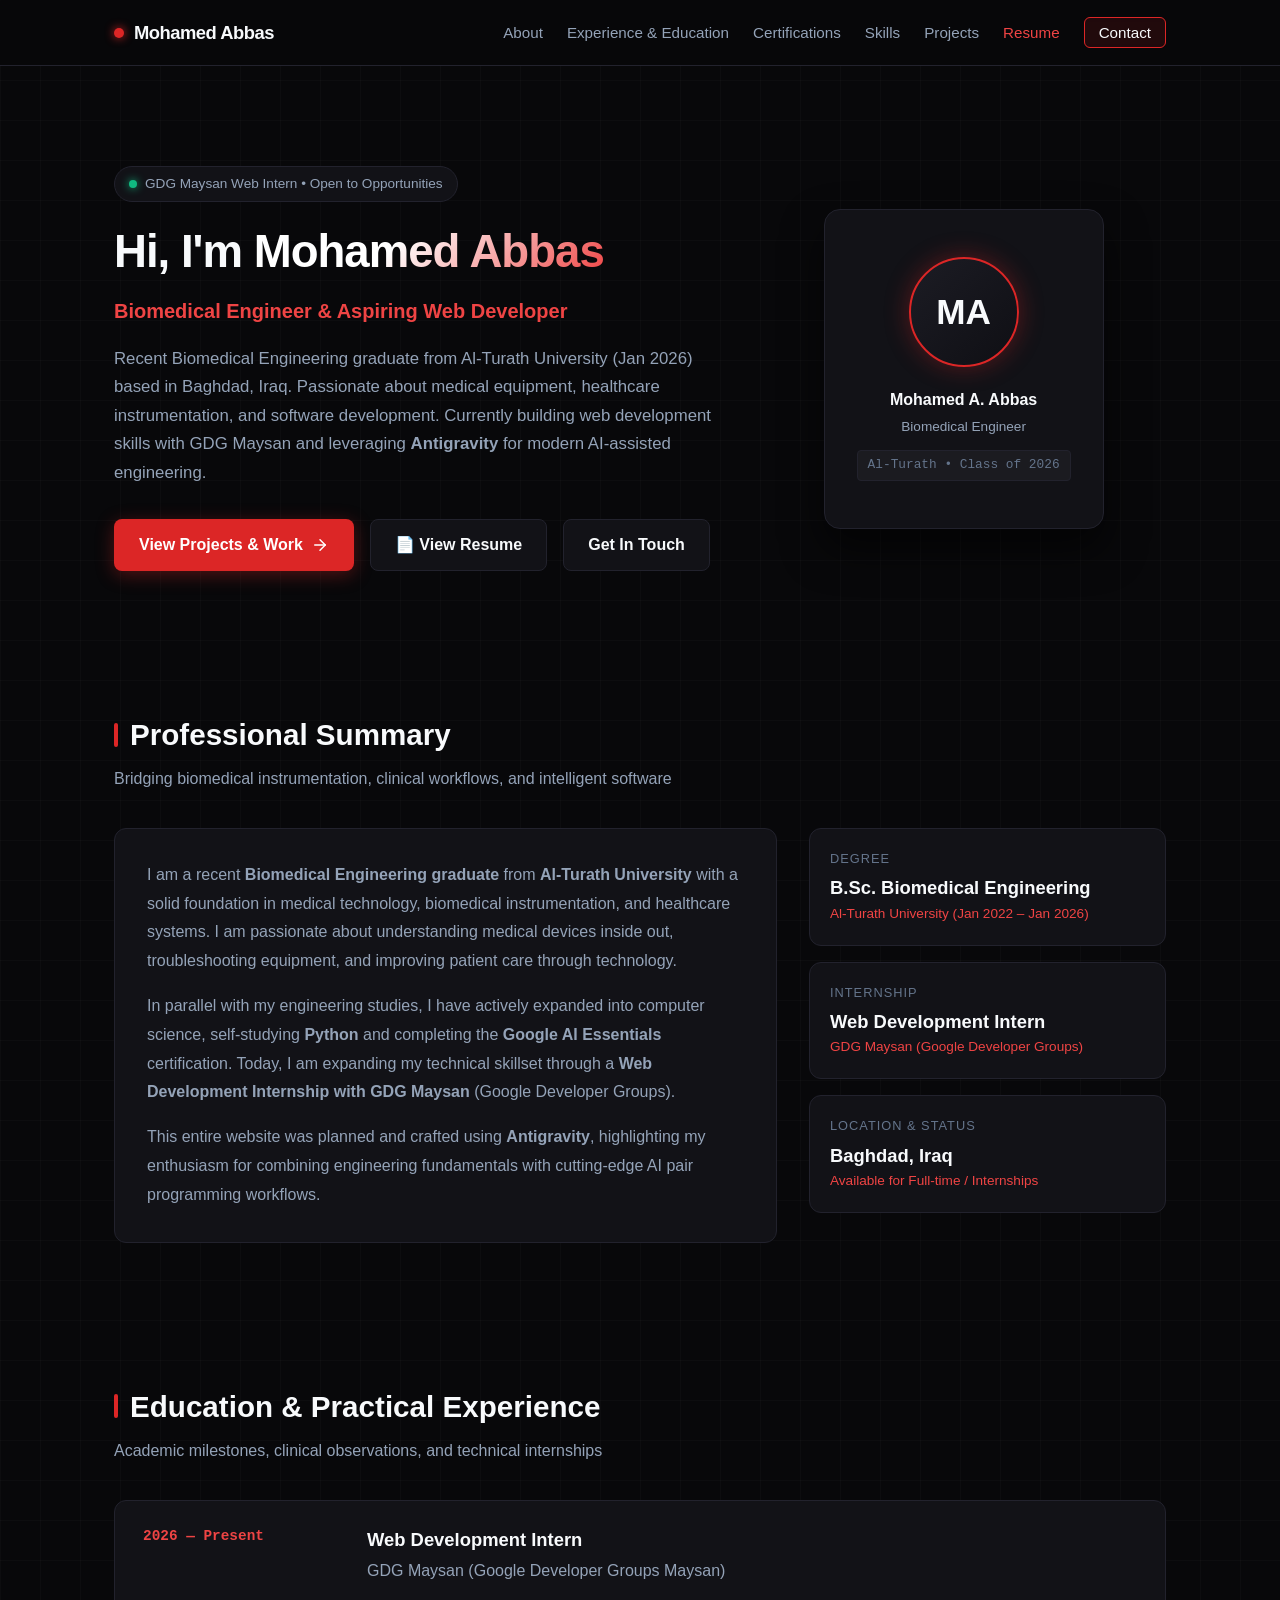
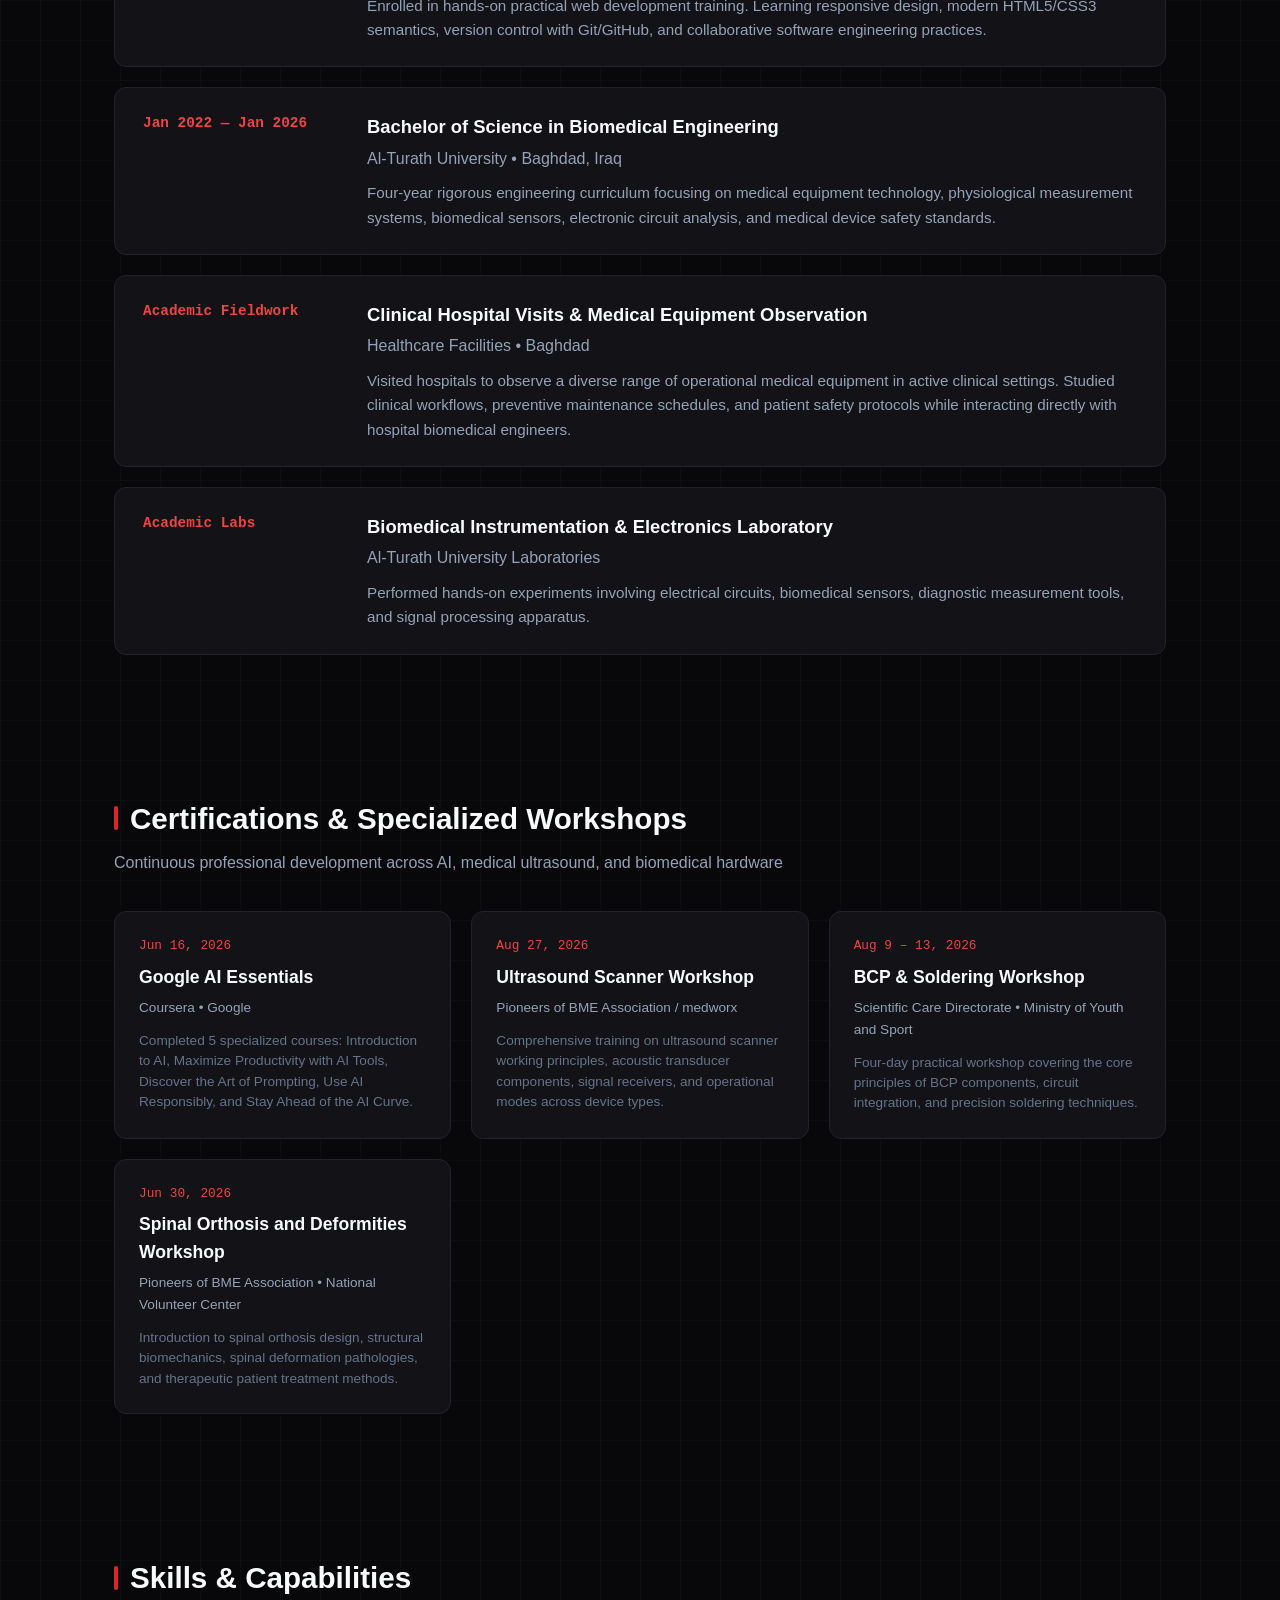
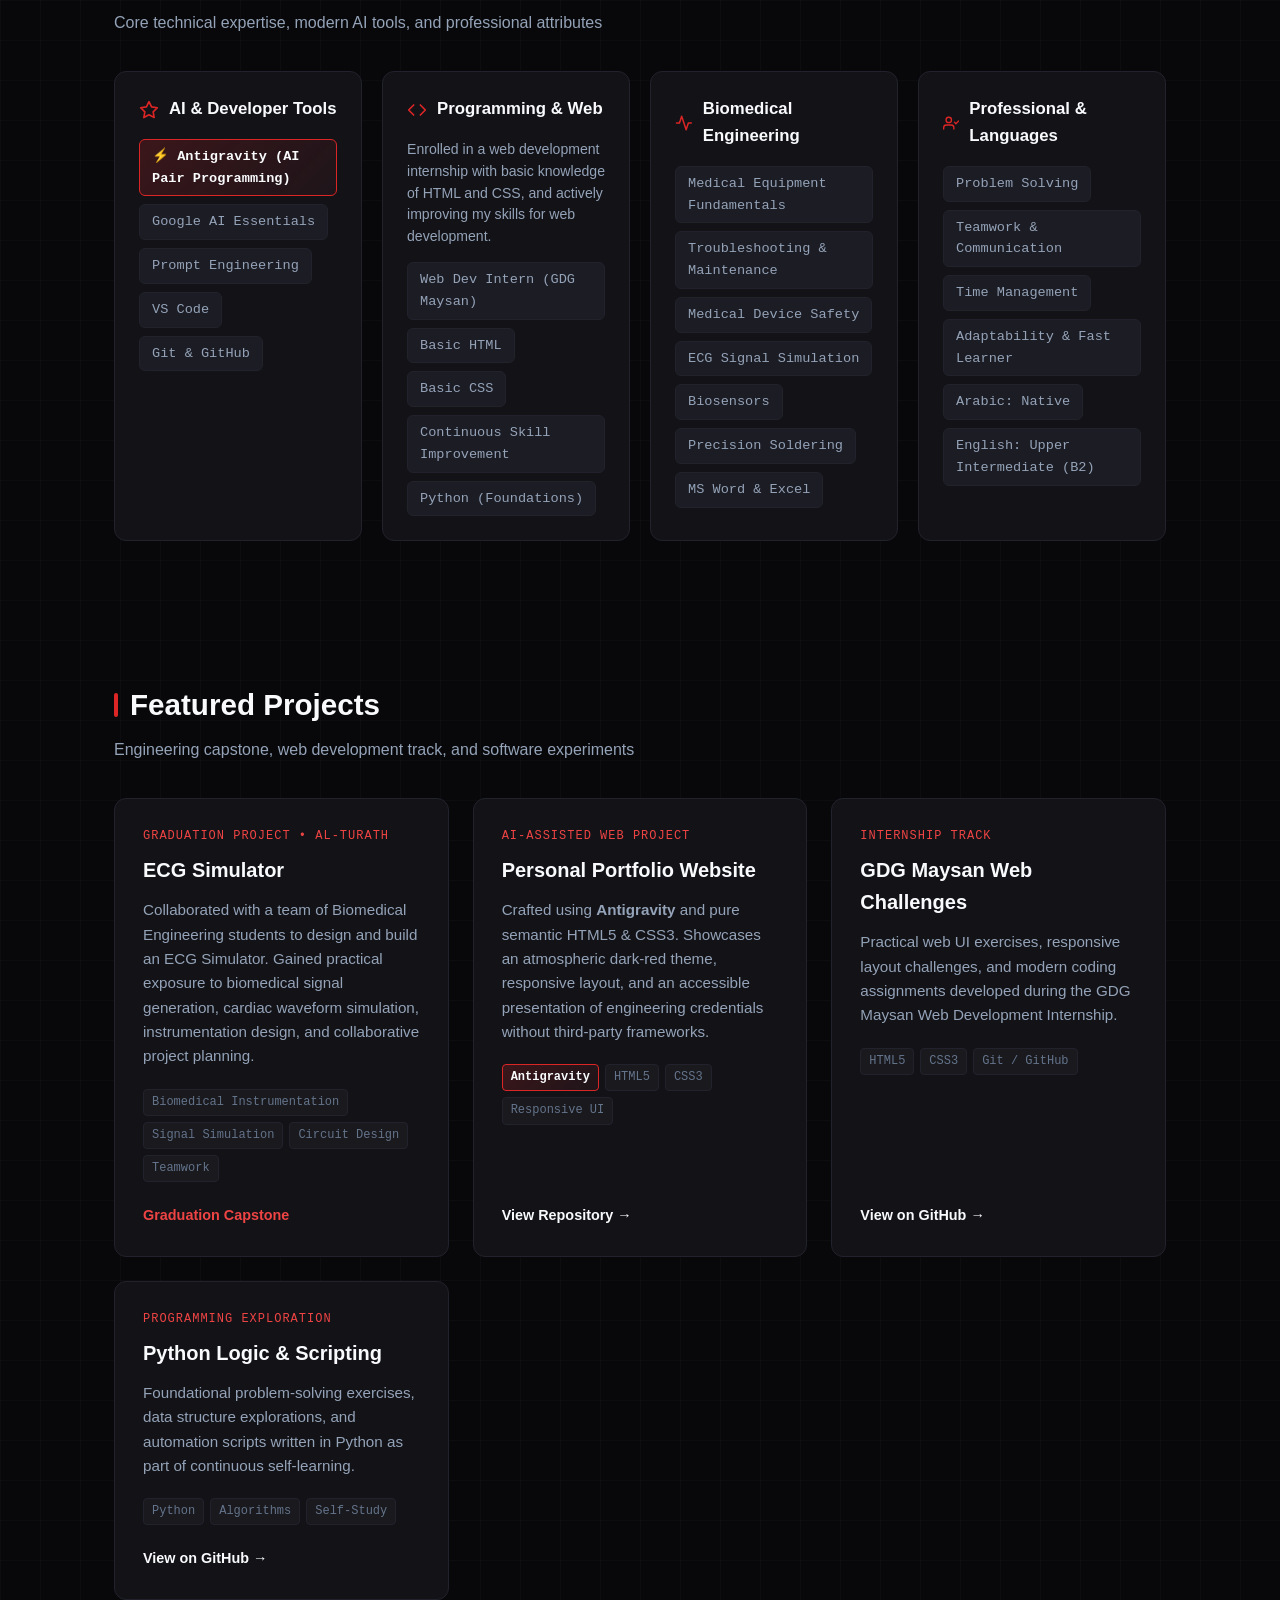
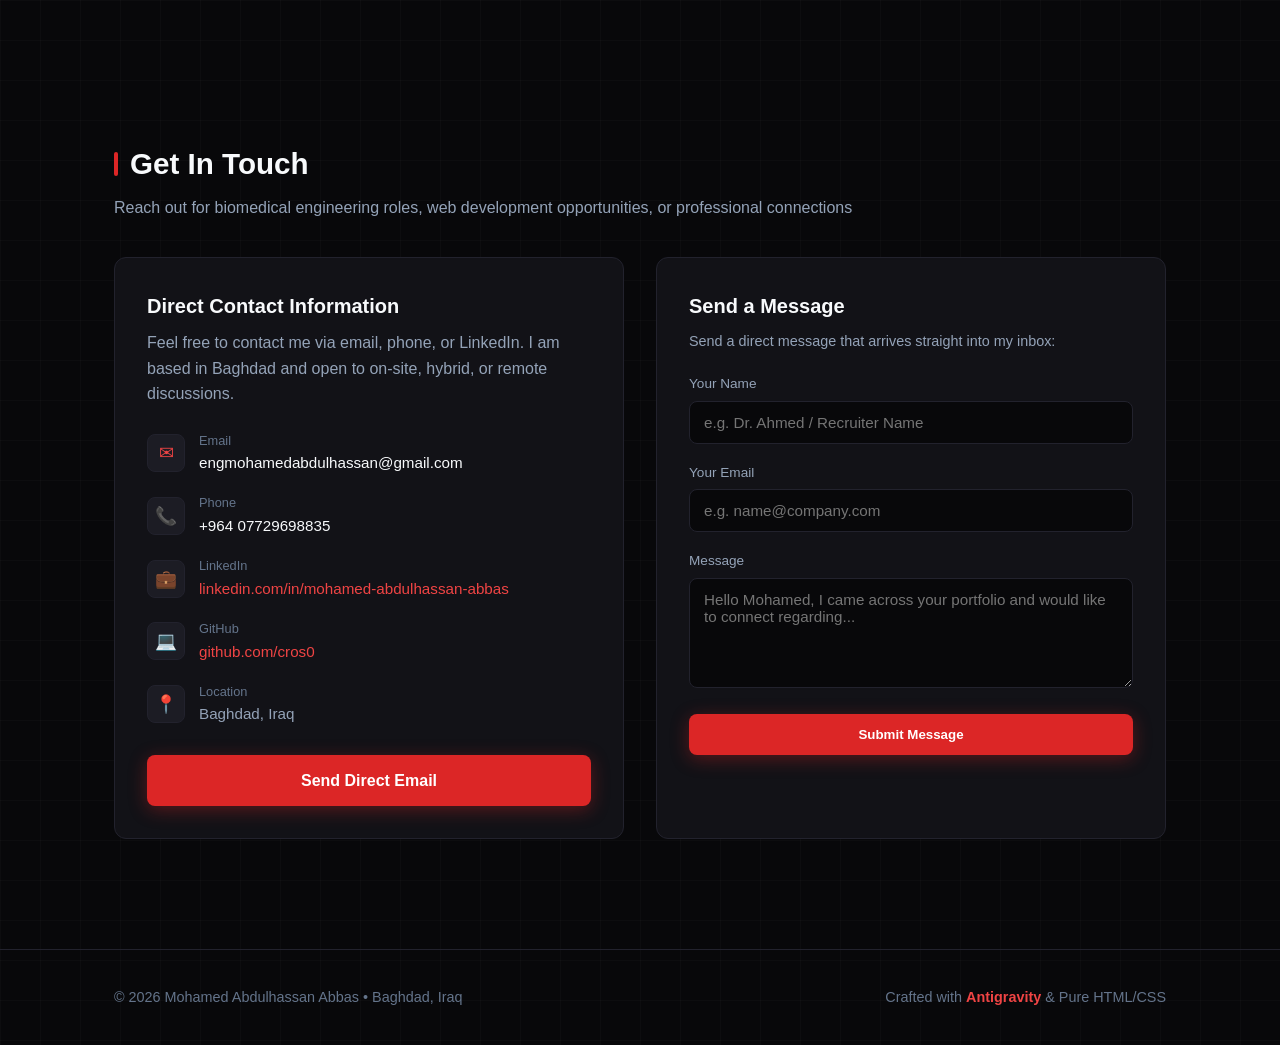
<file: index.html>
<!DOCTYPE html>
<html lang="en">
<head>
  <meta charset="UTF-8">
  <meta name="viewport" content="width=device-width, initial-scale=1.0">
  <title>Mohamed Abdulhassan Abbas | Biomedical Engineer & Web Developer</title>
  
  <!-- Pure CSS stylesheet (No frameworks, pure standard CSS) -->
  <link rel="stylesheet" href="style.css">
</head>
<body>

  <!-- Ambient Atmospheric Red Glows (Background effects) -->
  <div class="ambient-glow-1"></div>
  <div class="ambient-glow-2"></div>

  <!-- ==================== 1. NAVIGATION BAR ==================== -->
  <header class="navbar">
    <div class="container nav-container">
      <a href="#hero" class="nav-brand">
        <span class="brand-dot"></span>
        <span>Mohamed Abbas</span>
      </a>
      <ul class="nav-links">
        <li><a href="#about">About</a></li>
        <li><a href="#experience">Experience & Education</a></li>
        <li><a href="#certifications">Certifications</a></li>
        <li><a href="#skills">Skills</a></li>
        <li><a href="#projects">Projects</a></li>
        <li><a href="resume.html" target="_blank" style="color: var(--accent-red-hover);">Resume</a></li>
        <li><a href="#contact" class="nav-cta">Contact</a></li>
      </ul>
    </div>
  </header>

  <main>
    <!-- ==================== 2. HERO SECTION ==================== -->
    <section id="hero" class="hero">
      <div class="container hero-grid">
        <div class="hero-content">
          <!-- Status pill -->
          <div class="status-badge">
            <span class="status-pulse"></span>
            <span>GDG Maysan Web Intern &bull; Open to Opportunities</span>
          </div>

          <!-- Main heading -->
          <h1 class="hero-title">
            Hi, I'm <span class="text-gradient">Mohamed Abbas</span>
          </h1>
          <p class="hero-headline">
            Biomedical Engineer & Aspiring Web Developer
          </p>
          <p class="hero-bio">
            Recent Biomedical Engineering graduate from Al-Turath University (Jan 2026) based in Baghdad, Iraq. 
            Passionate about medical equipment, healthcare instrumentation, and software development. 
            Currently building web development skills with GDG Maysan and leveraging <strong>Antigravity</strong> for modern AI-assisted engineering.
          </p>

          <!-- Action buttons -->
          <div class="hero-actions">
            <a href="#projects" class="btn-primary">
              View Projects &amp; Work
              <!-- Arrow Icon -->
              <svg width="18" height="18" viewBox="0 0 24 24" fill="none" stroke="currentColor" stroke-width="2" stroke-linecap="round" stroke-linejoin="round">
                <line x1="5" y1="12" x2="19" y2="12"></line>
                <polyline points="12 5 19 12 12 19"></polyline>
              </svg>
            </a>
            <a href="resume.html" target="_blank" class="btn-secondary">
              &#128196; View Resume
            </a>
            <a href="#contact" class="btn-secondary">
              Get In Touch
            </a>
          </div>
        </div>

        <!-- Tech Monogram / Avatar Card -->
        <div class="avatar-container">
          <div class="avatar-card">
            <div class="avatar-monogram">MA</div>
            <div style="font-weight: 700; margin-bottom: 4px;">Mohamed A. Abbas</div>
            <div style="font-size: 0.85rem; color: var(--text-secondary); margin-bottom: 12px;">Biomedical Engineer</div>
            <span class="avatar-badge">Al-Turath &bull; Class of 2026</span>
          </div>
        </div>
      </div>
    </section>

    <!-- ==================== 3. ABOUT SECTION ==================== -->
    <section id="about" class="section">
      <div class="container">
        <h2 class="section-title">Professional Summary</h2>
        <p class="section-subtitle">Bridging biomedical instrumentation, clinical workflows, and intelligent software</p>

        <div class="about-grid">
          <div class="about-card">
            <p>
              I am a recent <strong>Biomedical Engineering graduate</strong> from <strong>Al-Turath University</strong> with a solid foundation in medical technology, biomedical instrumentation, and healthcare systems. I am passionate about understanding medical devices inside out, troubleshooting equipment, and improving patient care through technology.
            </p>
            <p>
              In parallel with my engineering studies, I have actively expanded into computer science, self-studying <strong>Python</strong> and completing the <strong>Google AI Essentials</strong> certification. Today, I am expanding my technical skillset through a <strong>Web Development Internship with GDG Maysan</strong> (Google Developer Groups).
            </p>
            <p>
              This entire website was planned and crafted using <strong>Antigravity</strong>, highlighting my enthusiasm for combining engineering fundamentals with cutting-edge AI pair programming workflows.
            </p>
          </div>

          <!-- Quick facts / Stats -->
          <div class="stats-stack">
            <div class="stat-item">
              <span class="stat-label">Degree</span>
              <span class="stat-value">B.Sc. Biomedical Engineering</span>
              <span class="stat-sub">Al-Turath University (Jan 2022 &ndash; Jan 2026)</span>
            </div>
            <div class="stat-item">
              <span class="stat-label">Internship</span>
              <span class="stat-value">Web Development Intern</span>
              <span class="stat-sub">GDG Maysan (Google Developer Groups)</span>
            </div>
            <div class="stat-item">
              <span class="stat-label">Location &amp; Status</span>
              <span class="stat-value">Baghdad, Iraq</span>
              <span class="stat-sub">Available for Full-time / Internships</span>
            </div>
          </div>
        </div>
      </div>
    </section>

    <!-- ==================== 4. EXPERIENCE & EDUCATION ==================== -->
    <section id="experience" class="section">
      <div class="container">
        <h2 class="section-title">Education & Practical Experience</h2>
        <p class="section-subtitle">Academic milestones, clinical observations, and technical internships</p>

        <div class="timeline">
          <!-- Item 1: GDG Maysan -->
          <div class="timeline-card">
            <div class="timeline-period">2026 &mdash; Present</div>
            <div class="timeline-details">
              <h3 class="timeline-role">Web Development Intern</h3>
              <div class="timeline-org">GDG Maysan (Google Developer Groups Maysan)</div>
              <p class="timeline-desc">
                Enrolled in hands-on practical web development training. Learning responsive design, modern HTML5/CSS3 semantics, 
                version control with Git/GitHub, and collaborative software engineering practices.
              </p>
            </div>
          </div>

          <!-- Item 2: Al-Turath University -->
          <div class="timeline-card">
            <div class="timeline-period">Jan 2022 &mdash; Jan 2026</div>
            <div class="timeline-details">
              <h3 class="timeline-role">Bachelor of Science in Biomedical Engineering</h3>
              <div class="timeline-org">Al-Turath University &bull; Baghdad, Iraq</div>
              <p class="timeline-desc">
                Four-year rigorous engineering curriculum focusing on medical equipment technology, physiological measurement systems, 
                biomedical sensors, electronic circuit analysis, and medical device safety standards.
              </p>
            </div>
          </div>

          <!-- Item 3: Clinical Hospital Visits -->
          <div class="timeline-card">
            <div class="timeline-period">Academic Fieldwork</div>
            <div class="timeline-details">
              <h3 class="timeline-role">Clinical Hospital Visits &amp; Medical Equipment Observation</h3>
              <div class="timeline-org">Healthcare Facilities &bull; Baghdad</div>
              <p class="timeline-desc">
                Visited hospitals to observe a diverse range of operational medical equipment in active clinical settings. 
                Studied clinical workflows, preventive maintenance schedules, and patient safety protocols while interacting directly with hospital biomedical engineers.
              </p>
            </div>
          </div>

          <!-- Item 4: Laboratory Experience -->
          <div class="timeline-card">
            <div class="timeline-period">Academic Labs</div>
            <div class="timeline-details">
              <h3 class="timeline-role">Biomedical Instrumentation &amp; Electronics Laboratory</h3>
              <div class="timeline-org">Al-Turath University Laboratories</div>
              <p class="timeline-desc">
                Performed hands-on experiments involving electrical circuits, biomedical sensors, diagnostic measurement tools, 
                and signal processing apparatus.
              </p>
            </div>
          </div>
        </div>
      </div>
    </section>

    <!-- ==================== 5. CERTIFICATIONS & WORKSHOPS ==================== -->
    <section id="certifications" class="section">
      <div class="container">
        <h2 class="section-title">Certifications &amp; Specialized Workshops</h2>
        <p class="section-subtitle">Continuous professional development across AI, medical ultrasound, and biomedical hardware</p>

        <div class="certs-grid">
          <!-- Cert 1: Google AI Essentials -->
          <div class="cert-card">
            <div>
              <div class="cert-date">Jun 16, 2026</div>
              <h3 class="cert-title">Google AI Essentials</h3>
              <div class="cert-issuer">Coursera &bull; Google</div>
              <p class="cert-desc">
                Completed 5 specialized courses: Introduction to AI, Maximize Productivity with AI Tools, 
                Discover the Art of Prompting, Use AI Responsibly, and Stay Ahead of the AI Curve.
              </p>
            </div>
          </div>

          <!-- Cert 2: Ultrasound Scanner -->
          <div class="cert-card">
            <div>
              <div class="cert-date">Aug 27, 2026</div>
              <h3 class="cert-title">Ultrasound Scanner Workshop</h3>
              <div class="cert-issuer">Pioneers of BME Association / medworx</div>
              <p class="cert-desc">
                Comprehensive training on ultrasound scanner working principles, acoustic transducer components, 
                signal receivers, and operational modes across device types.
              </p>
            </div>
          </div>

          <!-- Cert 3: BCP Workshop -->
          <div class="cert-card">
            <div>
              <div class="cert-date">Aug 9 &ndash; 13, 2026</div>
              <h3 class="cert-title">BCP &amp; Soldering Workshop</h3>
              <div class="cert-issuer">Scientific Care Directorate &bull; Ministry of Youth and Sport</div>
              <p class="cert-desc">
                Four-day practical workshop covering the core principles of BCP components, circuit integration, 
                and precision soldering techniques.
              </p>
            </div>
          </div>

          <!-- Cert 4: Spinal Orthosis -->
          <div class="cert-card">
            <div>
              <div class="cert-date">Jun 30, 2026</div>
              <h3 class="cert-title">Spinal Orthosis and Deformities Workshop</h3>
              <div class="cert-issuer">Pioneers of BME Association &bull; National Volunteer Center</div>
              <p class="cert-desc">
                Introduction to spinal orthosis design, structural biomechanics, spinal deformation pathologies, 
                and therapeutic patient treatment methods.
              </p>
            </div>
          </div>
        </div>
      </div>
    </section>

    <!-- ==================== 6. SKILLS MATRIX ==================== -->
    <section id="skills" class="section">
      <div class="container">
        <h2 class="section-title">Skills &amp; Capabilities</h2>
        <p class="section-subtitle">Core technical expertise, modern AI tools, and professional attributes</p>

        <div class="skills-grid">
          <!-- AI & Modern Development -->
          <div class="skill-category-card">
            <h3 class="skill-cat-title">
              <!-- AI / Sparkle Icon -->
              <svg width="20" height="20" viewBox="0 0 24 24" fill="none" stroke="currentColor" stroke-width="2" stroke-linecap="round" stroke-linejoin="round" style="color: var(--accent-red);">
                <polygon points="12 2 15.09 8.26 22 9.27 17 14.14 18.18 21.02 12 17.77 5.82 21.02 7 14.14 2 9.27 8.91 8.26 12 2"></polygon>
              </svg>
              AI &amp; Developer Tools
            </h3>
            <div class="skill-badges">
              <span class="skill-badge antigravity-tag">&#9889; Antigravity (AI Pair Programming)</span>
              <span class="skill-badge">Google AI Essentials</span>
              <span class="skill-badge">Prompt Engineering</span>
              <span class="skill-badge">VS Code</span>
              <span class="skill-badge">Git &amp; GitHub</span>
            </div>
          </div>

          <!-- Web & Programming -->
          <div class="skill-category-card">
            <h3 class="skill-cat-title">
              <!-- Code Icon -->
              <svg width="20" height="20" viewBox="0 0 24 24" fill="none" stroke="currentColor" stroke-width="2" stroke-linecap="round" stroke-linejoin="round" style="color: var(--accent-red);">
                <polyline points="16 18 22 12 16 6"></polyline>
                <polyline points="8 6 2 12 8 18"></polyline>
              </svg>
              Programming &amp; Web
            </h3>
            <p style="color: var(--text-secondary); font-size: 0.88rem; line-height: 1.55; margin-bottom: 14px;">
              Enrolled in a web development internship with basic knowledge of HTML and CSS, and actively improving my skills for web development.
            </p>
            <div class="skill-badges">
              <span class="skill-badge">Web Dev Intern (GDG Maysan)</span>
              <span class="skill-badge">Basic HTML</span>
              <span class="skill-badge">Basic CSS</span>
              <span class="skill-badge">Continuous Skill Improvement</span>
              <span class="skill-badge">Python (Foundations)</span>
            </div>
          </div>

          <!-- Biomedical & Hardware Skills -->
          <div class="skill-category-card">
            <h3 class="skill-cat-title">
              <!-- Heart Activity Icon -->
              <svg width="20" height="20" viewBox="0 0 24 24" fill="none" stroke="currentColor" stroke-width="2" stroke-linecap="round" stroke-linejoin="round" style="color: var(--accent-red);">
                <path d="M22 12h-4l-3 9L9 3l-3 9H2"></path>
              </svg>
              Biomedical Engineering
            </h3>
            <div class="skill-badges">
              <span class="skill-badge">Medical Equipment Fundamentals</span>
              <span class="skill-badge">Troubleshooting &amp; Maintenance</span>
              <span class="skill-badge">Medical Device Safety</span>
              <span class="skill-badge">ECG Signal Simulation</span>
              <span class="skill-badge">Biosensors</span>
              <span class="skill-badge">Precision Soldering</span>
              <span class="skill-badge">MS Word &amp; Excel</span>
            </div>
          </div>

          <!-- Professional & Languages -->
          <div class="skill-category-card">
            <h3 class="skill-cat-title">
              <!-- User Check Icon -->
              <svg width="20" height="20" viewBox="0 0 24 24" fill="none" stroke="currentColor" stroke-width="2" stroke-linecap="round" stroke-linejoin="round" style="color: var(--accent-red);">
                <path d="M16 21v-2a4 4 0 0 0-4-4H5a4 4 0 0 0-4 4v2"></path>
                <circle cx="8.5" cy="7.5" r="4"></circle>
                <polyline points="17 11 19 13 23 9"></polyline>
              </svg>
              Professional &amp; Languages
            </h3>
            <div class="skill-badges">
              <span class="skill-badge">Problem Solving</span>
              <span class="skill-badge">Teamwork &amp; Communication</span>
              <span class="skill-badge">Time Management</span>
              <span class="skill-badge">Adaptability &amp; Fast Learner</span>
              <span class="skill-badge">Arabic: Native</span>
              <span class="skill-badge">English: Upper Intermediate (B2)</span>
            </div>
          </div>
        </div>
      </div>
    </section>

    <!-- ==================== 7. PROJECTS & INITIATIVES ==================== -->
    <section id="projects" class="section">
      <div class="container">
        <h2 class="section-title">Featured Projects</h2>
        <p class="section-subtitle">Engineering capstone, web development track, and software experiments</p>

        <div class="projects-grid">
          <!-- Project 1: ECG Simulator (Graduation Project) -->
          <div class="project-card">
            <div>
              <div class="project-tag">Graduation Project &bull; Al-Turath</div>
              <h3 class="project-title">ECG Simulator</h3>
              <p class="project-desc">
                Collaborated with a team of Biomedical Engineering students to design and build an ECG Simulator. 
                Gained practical exposure to biomedical signal generation, cardiac waveform simulation, instrumentation design, and collaborative project planning.
              </p>
              <div class="project-tech-stack">
                <span class="project-tech-item">Biomedical Instrumentation</span>
                <span class="project-tech-item">Signal Simulation</span>
                <span class="project-tech-item">Circuit Design</span>
                <span class="project-tech-item">Teamwork</span>
              </div>
            </div>
            <div>
              <span class="project-link" style="color: var(--accent-red-hover);">
                Graduation Capstone
              </span>
            </div>
          </div>

          <!-- Project 2: Personal Portfolio Website (Antigravity) -->
          <div class="project-card">
            <div>
              <div class="project-tag">AI-Assisted Web Project</div>
              <h3 class="project-title">Personal Portfolio Website</h3>
              <p class="project-desc">
                Crafted using <strong>Antigravity</strong> and pure semantic HTML5 &amp; CSS3. 
                Showcases an atmospheric dark-red theme, responsive layout, and an accessible presentation of engineering credentials without third-party frameworks.
              </p>
              <div class="project-tech-stack">
                <span class="project-tech-item antigravity-tag">Antigravity</span>
                <span class="project-tech-item">HTML5</span>
                <span class="project-tech-item">CSS3</span>
                <span class="project-tech-item">Responsive UI</span>
              </div>
            </div>
            <div>
              <a href="https://github.com/cros0" target="_blank" class="project-link">
                View Repository &rarr;
              </a>
            </div>
          </div>

          <!-- Project 3: GDG Maysan Web Challenges -->
          <div class="project-card">
            <div>
              <div class="project-tag">Internship Track</div>
              <h3 class="project-title">GDG Maysan Web Challenges</h3>
              <p class="project-desc">
                Practical web UI exercises, responsive layout challenges, and modern coding assignments developed during the GDG Maysan Web Development Internship.
              </p>
              <div class="project-tech-stack">
                <span class="project-tech-item">HTML5</span>
                <span class="project-tech-item">CSS3</span>
                <span class="project-tech-item">Git / GitHub</span>
              </div>
            </div>
            <div>
              <a href="https://github.com/cros0" target="_blank" class="project-link">
                View on GitHub &rarr;
              </a>
            </div>
          </div>

          <!-- Project 4: Python Scripting Labs -->
          <div class="project-card">
            <div>
              <div class="project-tag">Programming Exploration</div>
              <h3 class="project-title">Python Logic &amp; Scripting</h3>
              <p class="project-desc">
                Foundational problem-solving exercises, data structure explorations, and automation scripts written in Python as part of continuous self-learning.
              </p>
              <div class="project-tech-stack">
                <span class="project-tech-item">Python</span>
                <span class="project-tech-item">Algorithms</span>
                <span class="project-tech-item">Self-Study</span>
              </div>
            </div>
            <div>
              <a href="https://github.com/cros0" target="_blank" class="project-link">
                View on GitHub &rarr;
              </a>
            </div>
          </div>
        </div>
      </div>
    </section>

    <!-- ==================== 8. CONTACT SECTION ==================== -->
    <section id="contact" class="section">
      <div class="container">
        <h2 class="section-title">Get In Touch</h2>
        <p class="section-subtitle">Reach out for biomedical engineering roles, web development opportunities, or professional connections</p>

        <div class="contact-grid">
          <!-- Contact Info Card -->
          <div class="contact-info-card">
            <div>
              <h3 style="font-size: 1.25rem; font-weight: 700; margin-bottom: 8px;">Direct Contact Information</h3>
              <p style="color: var(--text-secondary); line-height: 1.6;">
                Feel free to contact me via email, phone, or LinkedIn. I am based in Baghdad and open to on-site, hybrid, or remote discussions.
              </p>

              <div class="contact-list">
                <!-- Email -->
                <div class="contact-item">
                  <div class="contact-icon">&#9993;</div>
                  <div>
                    <div style="font-size: 0.8rem; color: var(--text-muted);">Email</div>
                    <a href="mailto:engmohamedabdulhassan@gmail.com" style="color: var(--text-primary); font-weight: 500;">engmohamedabdulhassan@gmail.com</a>
                  </div>
                </div>

                <!-- Phone -->
                <div class="contact-item">
                  <div class="contact-icon">&#128222;</div>
                  <div>
                    <div style="font-size: 0.8rem; color: var(--text-muted);">Phone</div>
                    <a href="tel:+96407729698835" style="color: var(--text-primary); font-weight: 500;">+964 07729698835</a>
                  </div>
                </div>

                <!-- LinkedIn -->
                <div class="contact-item">
                  <div class="contact-icon">&#128188;</div>
                  <div>
                    <div style="font-size: 0.8rem; color: var(--text-muted);">LinkedIn</div>
                    <a href="https://linkedin.com/in/mohamed-abdulhassan-abbas" target="_blank" style="color: var(--accent-red-hover); font-weight: 500;">linkedin.com/in/mohamed-abdulhassan-abbas</a>
                  </div>
                </div>

                <!-- GitHub -->
                <div class="contact-item">
                  <div class="contact-icon">&#128187;</div>
                  <div>
                    <div style="font-size: 0.8rem; color: var(--text-muted);">GitHub</div>
                    <a href="https://github.com/cros0" target="_blank" style="color: var(--accent-red-hover); font-weight: 500;">github.com/cros0</a>
                  </div>
                </div>

                <!-- Location -->
                <div class="contact-item">
                  <div class="contact-icon">&#128205;</div>
                  <div>
                    <div style="font-size: 0.8rem; color: var(--text-muted);">Location</div>
                    <div>Baghdad, Iraq</div>
                  </div>
                </div>
              </div>
            </div>

            <div style="margin-top: 28px;">
              <a href="mailto:engmohamedabdulhassan@gmail.com" class="btn-primary" style="width: 100%; justify-content: center;">
                Send Direct Email
              </a>
            </div>
          </div>

          <!-- Contact Message Card (Free FormSubmit Service) -->
          <div class="contact-form-card">
            <h3 style="font-size: 1.25rem; font-weight: 700; margin-bottom: 8px;">Send a Message</h3>
            <p style="color: var(--text-secondary); font-size: 0.9rem; margin-bottom: 20px;">
              Send a direct message that arrives straight into my inbox:
            </p>

            <form action="https://formsubmit.co/engmohamedabdulhassan@gmail.com" method="POST">
              <!-- FormSubmit configuration: custom subject & clean table format -->
              <input type="hidden" name="_subject" value="New Message from Your Personal Website!">
              <input type="hidden" name="_template" value="table">
              <input type="hidden" name="_captcha" value="false">

              <div class="form-group">
                <label class="form-label">Your Name</label>
                <input type="text" name="name" class="form-input" placeholder="e.g. Dr. Ahmed / Recruiter Name" required>
              </div>

              <div class="form-group">
                <label class="form-label">Your Email</label>
                <input type="email" name="email" class="form-input" placeholder="e.g. name@company.com" required>
              </div>

              <div class="form-group">
                <label class="form-label">Message</label>
                <textarea name="message" class="form-textarea" placeholder="Hello Mohamed, I came across your portfolio and would like to connect regarding..." required></textarea>
              </div>

              <button type="submit" class="btn-primary" style="width: 100%; justify-content: center;">
                Submit Message
              </button>
            </form>
          </div>
        </div>
      </div>
    </section>
  </main>

  <!-- ==================== 9. FOOTER ==================== -->
  <footer class="footer">
    <div class="container footer-content">
      <div>
        &copy; 2026 Mohamed Abdulhassan Abbas &bull; Baghdad, Iraq
      </div>
      <div>
        Crafted with <strong style="color: var(--accent-red-hover);">Antigravity</strong> &amp; Pure HTML/CSS
      </div>
    </div>
  </footer>

</body>
</html>
</file>
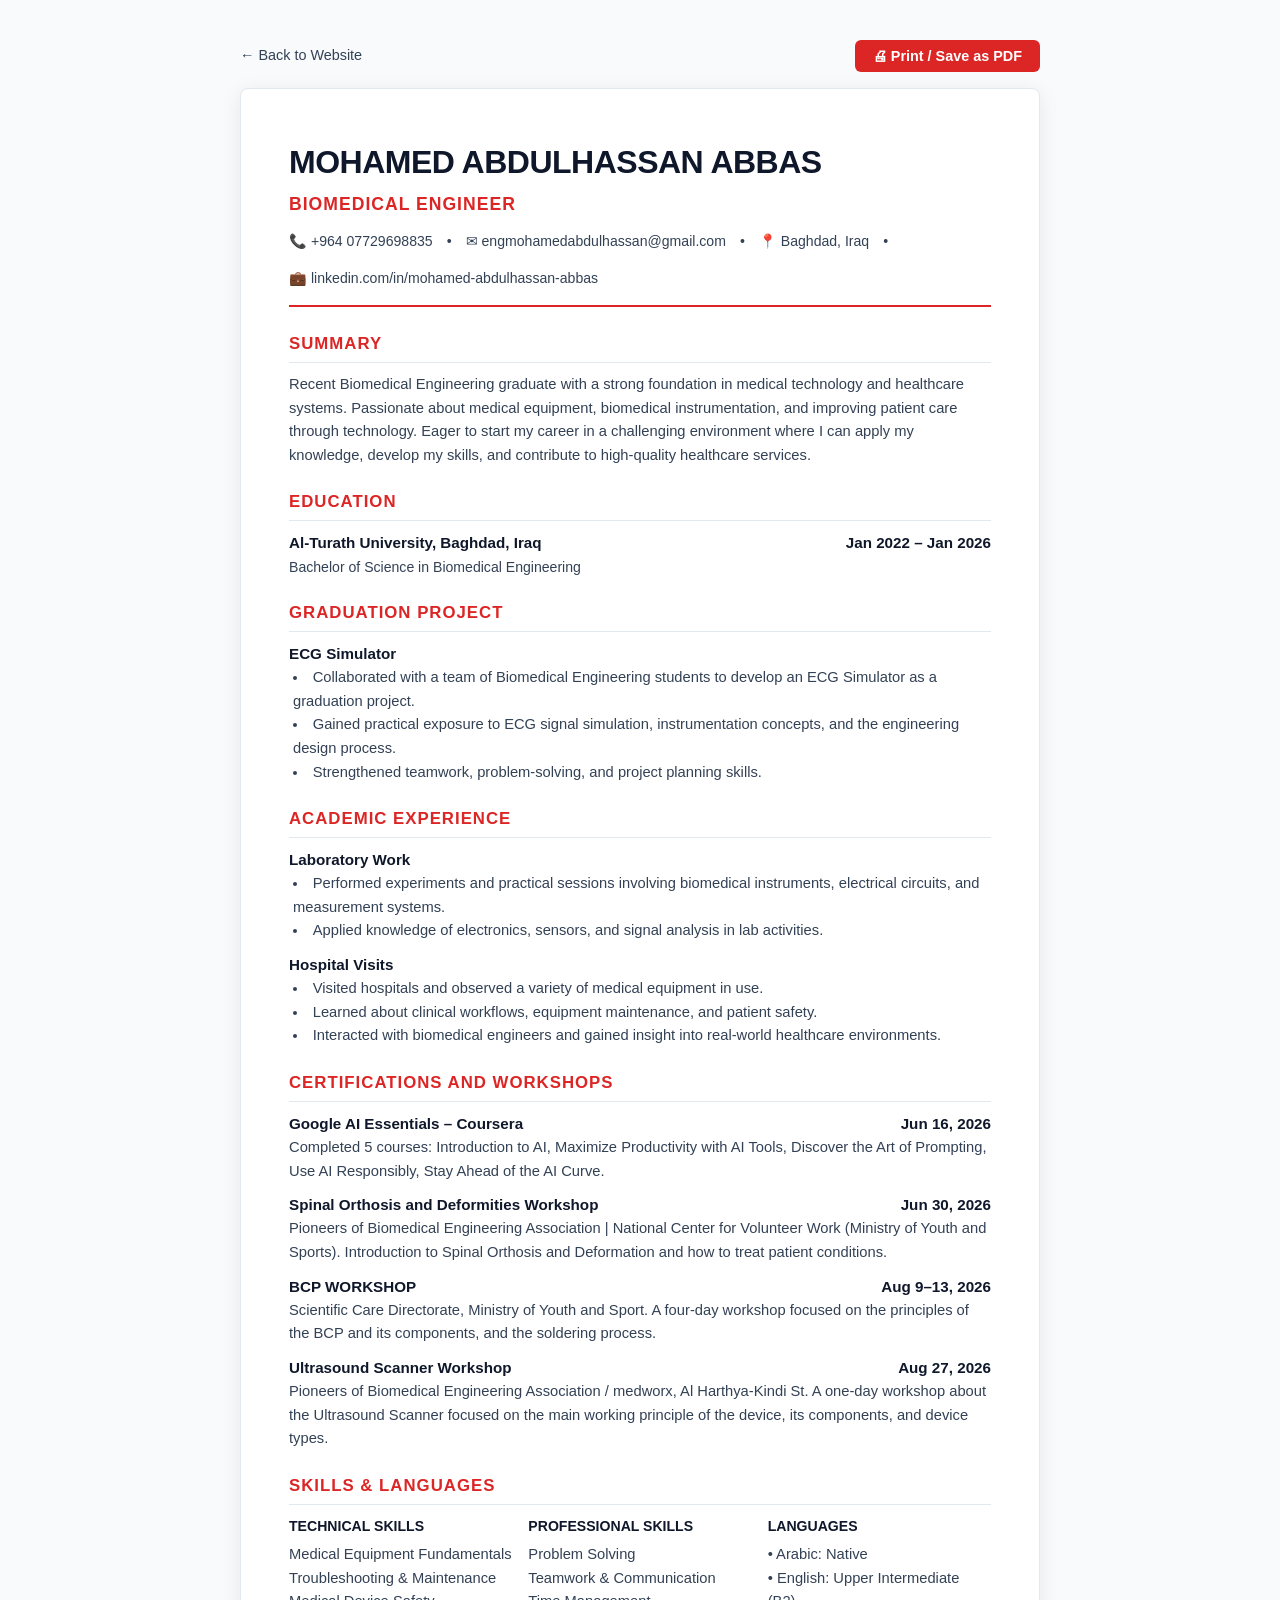
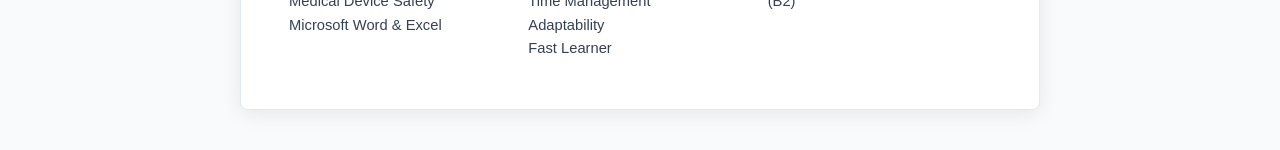
<file: resume.html>
<!DOCTYPE html>
<html lang="en">
<head>
  <meta charset="UTF-8">
  <meta name="viewport" content="width=device-width, initial-scale=1.0">
  <title>Mohamed Abdulhassan Abbas - Resume (CV)</title>
  <style>
    /* Clean, Professional Printable Resume */
    :root {
      --primary: #0f172a;
      --secondary: #334155;
      --accent: #dc2626;
      --border: #e2e8f0;
      --bg: #ffffff;
    }
    * {
      box-sizing: border-box;
      margin: 0;
      padding: 0;
    }
    body {
      font-family: -apple-system, BlinkMacSystemFont, "Segoe UI", Roboto, Helvetica, Arial, sans-serif;
      color: var(--primary);
      background-color: #f8fafc;
      line-height: 1.6;
      padding: 40px 20px;
    }
    .resume-container {
      max-width: 800px;
      margin: 0 auto;
      background: var(--bg);
      padding: 48px;
      border-radius: 8px;
      box-shadow: 0 4px 20px rgba(0, 0, 0, 0.08);
      border: 1px solid var(--border);
    }
    .print-bar {
      max-width: 800px;
      margin: 0 auto 16px auto;
      display: flex;
      justify-content: space-between;
      align-items: center;
    }
    .btn-print {
      background: var(--accent);
      color: #fff;
      border: none;
      padding: 8px 18px;
      border-radius: 6px;
      font-weight: 600;
      cursor: pointer;
      text-decoration: none;
      font-size: 0.9rem;
    }
    .btn-back {
      color: var(--secondary);
      text-decoration: none;
      font-weight: 500;
      font-size: 0.9rem;
    }
    header {
      border-bottom: 2px solid var(--accent);
      padding-bottom: 16px;
      margin-bottom: 24px;
    }
    h1 {
      font-size: 2rem;
      letter-spacing: -0.5px;
      text-transform: uppercase;
      color: var(--primary);
    }
    .subtitle {
      font-size: 1.1rem;
      font-weight: 600;
      color: var(--accent);
      letter-spacing: 1px;
      margin-top: 2px;
      margin-bottom: 12px;
    }
    .contact-info {
      display: flex;
      flex-wrap: wrap;
      gap: 14px;
      font-size: 0.88rem;
      color: var(--secondary);
    }
    .contact-info a {
      color: inherit;
      text-decoration: none;
    }
    .section-title {
      font-size: 1.05rem;
      text-transform: uppercase;
      letter-spacing: 1px;
      color: var(--accent);
      border-bottom: 1px solid var(--border);
      padding-bottom: 4px;
      margin-top: 22px;
      margin-bottom: 10px;
      font-weight: 700;
    }
    p, li {
      font-size: 0.92rem;
      color: var(--secondary);
      line-height: 1.6;
    }
    ul {
      list-style-position: inside;
      margin-left: 4px;
    }
    .item-header {
      display: flex;
      justify-content: space-between;
      font-weight: 700;
      font-size: 0.95rem;
      margin-top: 10px;
      color: var(--primary);
    }
    .item-sub {
      font-size: 0.88rem;
      font-weight: 500;
      color: var(--secondary);
      margin-bottom: 6px;
    }
    .skills-grid {
      display: grid;
      grid-template-columns: repeat(auto-fit, minmax(220px, 1fr));
      gap: 16px;
      margin-top: 10px;
    }
    .skill-block h4 {
      font-size: 0.88rem;
      font-weight: 700;
      margin-bottom: 6px;
      color: var(--primary);
    }
    @media print {
      body {
        padding: 0;
        background: #fff;
      }
      .resume-container {
        box-shadow: none;
        border: none;
        padding: 0;
      }
      .print-bar {
        display: none;
      }
    }
  </style>
</head>
<body>

  <div class="print-bar">
    <a href="index.html" class="btn-back">&larr; Back to Website</a>
    <button onclick="window.print()" class="btn-print">&#128424; Print / Save as PDF</button>
  </div>

  <div class="resume-container">
    <header>
      <h1>MOHAMED ABDULHASSAN ABBAS</h1>
      <div class="subtitle">BIOMEDICAL ENGINEER</div>
      <div class="contact-info">
        <span>&#128222; +964 07729698835</span>
        <span>&bull;</span>
        <span>&#9993; <a href="mailto:engmohamedabdulhassan@gmail.com">engmohamedabdulhassan@gmail.com</a></span>
        <span>&bull;</span>
        <span>&#128205; Baghdad, Iraq</span>
        <span>&bull;</span>
        <span>&#128188; <a href="https://linkedin.com/in/mohamed-abdulhassan-abbas" target="_blank">linkedin.com/in/mohamed-abdulhassan-abbas</a></span>
      </div>
    </header>

    <section>
      <h2 class="section-title">SUMMARY</h2>
      <p>
        Recent Biomedical Engineering graduate with a strong foundation in medical technology and healthcare systems. Passionate about medical equipment, biomedical instrumentation, and improving patient care through technology. Eager to start my career in a challenging environment where I can apply my knowledge, develop my skills, and contribute to high-quality healthcare services.
      </p>
    </section>

    <section>
      <h2 class="section-title">EDUCATION</h2>
      <div class="item-header">
        <span>Al-Turath University, Baghdad, Iraq</span>
        <span>Jan 2022 &ndash; Jan 2026</span>
      </div>
      <div class="item-sub">Bachelor of Science in Biomedical Engineering</div>
    </section>

    <section>
      <h2 class="section-title">GRADUATION PROJECT</h2>
      <div class="item-header">
        <span>ECG Simulator</span>
      </div>
      <ul>
        <li>Collaborated with a team of Biomedical Engineering students to develop an ECG Simulator as a graduation project.</li>
        <li>Gained practical exposure to ECG signal simulation, instrumentation concepts, and the engineering design process.</li>
        <li>Strengthened teamwork, problem-solving, and project planning skills.</li>
      </ul>
    </section>

    <section>
      <h2 class="section-title">ACADEMIC EXPERIENCE</h2>
      <div class="item-header">
        <span>Laboratory Work</span>
      </div>
      <ul>
        <li>Performed experiments and practical sessions involving biomedical instruments, electrical circuits, and measurement systems.</li>
        <li>Applied knowledge of electronics, sensors, and signal analysis in lab activities.</li>
      </ul>

      <div class="item-header" style="margin-top: 10px;">
        <span>Hospital Visits</span>
      </div>
      <ul>
        <li>Visited hospitals and observed a variety of medical equipment in use.</li>
        <li>Learned about clinical workflows, equipment maintenance, and patient safety.</li>
        <li>Interacted with biomedical engineers and gained insight into real-world healthcare environments.</li>
      </ul>
    </section>

    <section>
      <h2 class="section-title">CERTIFICATIONS AND WORKSHOPS</h2>
      <div class="item-header">
        <span>Google AI Essentials &ndash; Coursera</span>
        <span>Jun 16, 2026</span>
      </div>
      <p>Completed 5 courses: Introduction to AI, Maximize Productivity with AI Tools, Discover the Art of Prompting, Use AI Responsibly, Stay Ahead of the AI Curve.</p>

      <div class="item-header" style="margin-top: 10px;">
        <span>Spinal Orthosis and Deformities Workshop</span>
        <span>Jun 30, 2026</span>
      </div>
      <p>Pioneers of Biomedical Engineering Association | National Center for Volunteer Work (Ministry of Youth and Sports). Introduction to Spinal Orthosis and Deformation and how to treat patient conditions.</p>

      <div class="item-header" style="margin-top: 10px;">
        <span>BCP WORKSHOP</span>
        <span>Aug 9&ndash;13, 2026</span>
      </div>
      <p>Scientific Care Directorate, Ministry of Youth and Sport. A four-day workshop focused on the principles of the BCP and its components, and the soldering process.</p>

      <div class="item-header" style="margin-top: 10px;">
        <span>Ultrasound Scanner Workshop</span>
        <span>Aug 27, 2026</span>
      </div>
      <p>Pioneers of Biomedical Engineering Association / medworx, Al Harthya-Kindi St. A one-day workshop about the Ultrasound Scanner focused on the main working principle of the device, its components, and device types.</p>
    </section>

    <section>
      <h2 class="section-title">SKILLS &amp; LANGUAGES</h2>
      <div class="skills-grid">
        <div class="skill-block">
          <h4>TECHNICAL SKILLS</h4>
          <p>Medical Equipment Fundamentals<br>Troubleshooting &amp; Maintenance<br>Medical Device Safety<br>Microsoft Word &amp; Excel</p>
        </div>
        <div class="skill-block">
          <h4>PROFESSIONAL SKILLS</h4>
          <p>Problem Solving<br>Teamwork &amp; Communication<br>Time Management<br>Adaptability<br>Fast Learner</p>
        </div>
        <div class="skill-block">
          <h4>LANGUAGES</h4>
          <p>&bull; Arabic: Native<br>&bull; English: Upper Intermediate (B2)</p>
        </div>
      </div>
    </section>
  </div>

</body>
</html>
</file>
<file: style.css>
/* ==========================================================================
   PERSONAL PORTFOLIO - MOHAMED ABDULHASSAN ABASS
   Theme: Atmospheric Dark Red & Tech Obsidian
   Pure CSS - No Frameworks, No Build Tools Required
   ========================================================================== */

/* --- 1. CSS VARIABLES (Design System) --- */
:root {
  --bg-dark: #08080a;
  --bg-card: #121217;
  --bg-card-hover: #181820;
  --bg-subtle: #1c1c24;
  
  /* Accent Reds */
  --accent-red: #dc2626;
  --accent-red-hover: #ef4444;
  --accent-red-subtle: rgba(220, 38, 38, 0.12);
  --accent-glow: rgba(220, 38, 38, 0.35);

  /* Borders */
  --border-subtle: #22222d;
  --border-hover: rgba(220, 38, 38, 0.5);

  /* Typography Colors */
  --text-primary: #f8fafc;
  --text-secondary: #94a3b8;
  --text-muted: #64748b;

  /* Fonts */
  --font-main: 'Segoe UI', -apple-system, BlinkMacSystemFont, Roboto, sans-serif;
  --font-mono: 'Consolas', 'Courier New', monospace;

  /* Layout */
  --max-width: 1100px;
  --border-radius: 12px;
  --transition: all 0.25s ease-in-out;
}

/* --- 2. GLOBAL RESET & BASE STYLES --- */
* {
  margin: 0;
  padding: 0;
  box-sizing: border-box;
}

html {
  scroll-behavior: smooth;
  font-family: var(--font-main);
  background-color: var(--bg-dark);
  color: var(--text-primary);
  line-height: 1.6;
}

body {
  position: relative;
  overflow-x: hidden;
  background-color: var(--bg-dark);
  /* Atmospheric subtle tech grid */
  background-image: 
    linear-gradient(to right, rgba(255, 255, 255, 0.02) 1px, transparent 1px),
    linear-gradient(to bottom, rgba(255, 255, 255, 0.02) 1px, transparent 1px);
  background-size: 40px 40px;
}

/* Atmospheric Ambient Red Glow Orbs */
.ambient-glow-1 {
  position: absolute;
  top: -100px;
  right: 10%;
  width: 500px;
  height: 500px;
  background: radial-gradient(circle, var(--accent-glow) 0%, transparent 70%);
  border-radius: 50%;
  filter: blur(80px);
  z-index: -1;
  pointer-events: none;
}

.ambient-glow-2 {
  position: absolute;
  top: 900px;
  left: 5%;
  width: 450px;
  height: 450px;
  background: radial-gradient(circle, rgba(185, 28, 28, 0.18) 0%, transparent 70%);
  border-radius: 50%;
  filter: blur(80px);
  z-index: -1;
  pointer-events: none;
}

a {
  color: inherit;
  text-decoration: none;
}

.container {
  max-width: var(--max-width);
  margin: 0 auto;
  padding: 0 24px;
}

/* --- 3. NAVIGATION BAR --- */
.navbar {
  position: sticky;
  top: 0;
  z-index: 100;
  backdrop-filter: blur(16px);
  -webkit-backdrop-filter: blur(16px);
  background: rgba(8, 8, 10, 0.85);
  border-bottom: 1px solid var(--border-subtle);
  padding: 18px 0;
}

.nav-container {
  display: flex;
  justify-content: space-between;
  align-items: center;
}

.nav-brand {
  font-weight: 700;
  font-size: 1.15rem;
  display: flex;
  align-items: center;
  gap: 10px;
  letter-spacing: -0.5px;
}

.brand-dot {
  width: 10px;
  height: 10px;
  background-color: var(--accent-red);
  border-radius: 50%;
  box-shadow: 0 0 10px var(--accent-red);
}

.nav-links {
  display: flex;
  gap: 24px;
  list-style: none;
  font-size: 0.95rem;
}

.nav-links a {
  color: var(--text-secondary);
  transition: var(--transition);
  font-weight: 500;
}

.nav-links a:hover {
  color: var(--text-primary);
}

.nav-cta {
  background: var(--accent-red-subtle);
  border: 1px solid var(--accent-red);
  color: var(--text-primary) !important;
  padding: 6px 14px;
  border-radius: 6px;
  transition: var(--transition);
}

.nav-cta:hover {
  background: var(--accent-red);
  box-shadow: 0 0 15px var(--accent-glow);
}

/* --- 4. HERO SECTION --- */
.hero {
  padding: 100px 0 70px;
}

.hero-grid {
  display: grid;
  grid-template-columns: 1.2fr 0.8fr;
  align-items: center;
  gap: 40px;
}

.status-badge {
  display: inline-flex;
  align-items: center;
  gap: 8px;
  background: var(--bg-card);
  border: 1px solid var(--border-subtle);
  padding: 6px 14px;
  border-radius: 20px;
  font-size: 0.85rem;
  color: var(--text-secondary);
  margin-bottom: 24px;
}

.status-pulse {
  width: 8px;
  height: 8px;
  background-color: #10b981;
  border-radius: 50%;
  box-shadow: 0 0 8px #10b981;
}

.hero-title {
  font-size: 2.85rem;
  font-weight: 800;
  line-height: 1.15;
  margin-bottom: 16px;
  letter-spacing: -1px;
}

.text-gradient {
  background: linear-gradient(135deg, #ffffff 40%, #ef4444 100%);
  -webkit-background-clip: text;
  -webkit-text-fill-color: transparent;
}

.hero-headline {
  font-size: 1.25rem;
  color: var(--accent-red-hover);
  font-weight: 600;
  margin-bottom: 18px;
}

.hero-bio {
  color: var(--text-secondary);
  font-size: 1.05rem;
  line-height: 1.7;
  margin-bottom: 32px;
}

.hero-actions {
  display: flex;
  gap: 16px;
  flex-wrap: wrap;
}

.btn-primary {
  background: var(--accent-red);
  color: #fff;
  padding: 12px 24px;
  border-radius: 8px;
  font-weight: 600;
  border: 1px solid transparent;
  display: inline-flex;
  align-items: center;
  gap: 8px;
  transition: var(--transition);
  box-shadow: 0 4px 18px var(--accent-glow);
}

.btn-primary:hover {
  background: var(--accent-red-hover);
  transform: translateY(-2px);
}

.btn-secondary {
  background: var(--bg-card);
  color: var(--text-primary);
  border: 1px solid var(--border-subtle);
  padding: 12px 24px;
  border-radius: 8px;
  font-weight: 600;
  display: inline-flex;
  align-items: center;
  gap: 8px;
  transition: var(--transition);
}

.btn-secondary:hover {
  border-color: var(--text-secondary);
  background: var(--bg-card-hover);
  transform: translateY(-2px);
}

/* Tech Monogram / Avatar Visual */
.avatar-container {
  display: flex;
  justify-content: center;
  align-items: center;
}

.avatar-card {
  width: 280px;
  height: 320px;
  background: var(--bg-card);
  border: 1px solid var(--border-subtle);
  border-radius: 16px;
  display: flex;
  flex-direction: column;
  justify-content: center;
  align-items: center;
  position: relative;
  box-shadow: 0 20px 40px rgba(0, 0, 0, 0.6);
  transition: var(--transition);
}

.avatar-card:hover {
  border-color: var(--border-hover);
  box-shadow: 0 0 30px var(--accent-glow);
}

.avatar-monogram {
  width: 110px;
  height: 110px;
  border-radius: 50%;
  background: linear-gradient(135deg, #1c1c24, #0f0f14);
  border: 2px solid var(--accent-red);
  display: flex;
  justify-content: center;
  align-items: center;
  font-size: 2.2rem;
  font-weight: 800;
  color: var(--text-primary);
  box-shadow: 0 0 25px var(--accent-glow);
  margin-bottom: 20px;
}

.avatar-badge {
  font-family: var(--font-mono);
  font-size: 0.8rem;
  color: var(--text-muted);
  background: rgba(255, 255, 255, 0.04);
  padding: 4px 10px;
  border-radius: 4px;
  border: 1px solid var(--border-subtle);
}

/* --- 5. SECTION HEADINGS --- */
.section {
  padding: 70px 0;
}

.section-title {
  font-size: 1.85rem;
  font-weight: 700;
  margin-bottom: 8px;
  display: flex;
  align-items: center;
  gap: 12px;
}

.section-title::before {
  content: "";
  display: inline-block;
  width: 4px;
  height: 24px;
  background: var(--accent-red);
  border-radius: 2px;
}

.section-subtitle {
  color: var(--text-secondary);
  font-size: 1rem;
  margin-bottom: 36px;
}

/* --- 6. ABOUT & STATS --- */
.about-grid {
  display: grid;
  grid-template-columns: 1.3fr 0.7fr;
  gap: 32px;
}

.about-card {
  background: var(--bg-card);
  border: 1px solid var(--border-subtle);
  border-radius: var(--border-radius);
  padding: 32px;
  line-height: 1.8;
  color: var(--text-secondary);
}

.about-card p {
  margin-bottom: 16px;
}

.about-card p:last-child {
  margin-bottom: 0;
}

.stats-stack {
  display: flex;
  flex-direction: column;
  gap: 16px;
}

.stat-item {
  background: var(--bg-card);
  border: 1px solid var(--border-subtle);
  border-radius: var(--border-radius);
  padding: 20px;
  display: flex;
  flex-direction: column;
  transition: var(--transition);
}

.stat-item:hover {
  border-color: var(--border-hover);
  background: var(--bg-card-hover);
}

.stat-label {
  font-size: 0.8rem;
  text-transform: uppercase;
  letter-spacing: 1px;
  color: var(--text-muted);
  margin-bottom: 4px;
}

.stat-value {
  font-size: 1.15rem;
  font-weight: 700;
  color: var(--text-primary);
}

.stat-sub {
  font-size: 0.85rem;
  color: var(--accent-red-hover);
}

/* --- 7. TIMELINE / EDUCATION & EXPERIENCE --- */
.timeline {
  display: flex;
  flex-direction: column;
  gap: 20px;
}

.timeline-card {
  background: var(--bg-card);
  border: 1px solid var(--border-subtle);
  border-radius: var(--border-radius);
  padding: 24px 28px;
  display: grid;
  grid-template-columns: 200px 1fr;
  gap: 24px;
  transition: var(--transition);
}

.timeline-card:hover {
  border-color: var(--border-hover);
}

.timeline-period {
  font-family: var(--font-mono);
  font-size: 0.9rem;
  color: var(--accent-red-hover);
  font-weight: 600;
}

.timeline-role {
  font-size: 1.15rem;
  font-weight: 700;
  margin-bottom: 4px;
}

.timeline-org {
  color: var(--text-secondary);
  font-weight: 500;
  margin-bottom: 10px;
}

.timeline-desc {
  color: var(--text-secondary);
  font-size: 0.95rem;
  line-height: 1.6;
}

/* --- 8. SKILLS SECTION --- */
.skills-grid {
  display: grid;
  grid-template-columns: repeat(auto-fit, minmax(240px, 1fr));
  gap: 20px;
}

.skill-category-card {
  background: var(--bg-card);
  border: 1px solid var(--border-subtle);
  border-radius: var(--border-radius);
  padding: 24px;
  transition: var(--transition);
}

.skill-category-card:hover {
  border-color: var(--border-hover);
  transform: translateY(-2px);
}

.skill-cat-title {
  font-size: 1.05rem;
  font-weight: 700;
  margin-bottom: 16px;
  display: flex;
  align-items: center;
  gap: 10px;
  color: var(--text-primary);
}

.skill-badges {
  display: flex;
  flex-wrap: wrap;
  gap: 8px;
}

.skill-badge {
  background: var(--bg-subtle);
  color: var(--text-secondary);
  border: 1px solid var(--border-subtle);
  padding: 6px 12px;
  border-radius: 6px;
  font-size: 0.85rem;
  font-family: var(--font-mono);
  transition: var(--transition);
}

.skill-badge:hover {
  color: var(--text-primary);
  border-color: var(--accent-red);
  background: var(--accent-red-subtle);
}

/* --- 9. PROJECTS & INITIATIVES --- */
.projects-grid {
  display: grid;
  grid-template-columns: repeat(auto-fit, minmax(310px, 1fr));
  gap: 24px;
}

.project-card {
  background: var(--bg-card);
  border: 1px solid var(--border-subtle);
  border-radius: var(--border-radius);
  padding: 28px;
  display: flex;
  flex-direction: column;
  justify-content: space-between;
  transition: var(--transition);
}

.project-card:hover {
  border-color: var(--border-hover);
  transform: translateY(-4px);
  box-shadow: 0 12px 30px rgba(0, 0, 0, 0.4);
}

.project-tag {
  font-family: var(--font-mono);
  font-size: 0.75rem;
  color: var(--accent-red-hover);
  text-transform: uppercase;
  letter-spacing: 1px;
  margin-bottom: 8px;
}

.project-title {
  font-size: 1.25rem;
  font-weight: 700;
  margin-bottom: 12px;
}

.project-desc {
  color: var(--text-secondary);
  font-size: 0.95rem;
  line-height: 1.6;
  margin-bottom: 20px;
}

.project-tech-stack {
  display: flex;
  flex-wrap: wrap;
  gap: 6px;
  margin-bottom: 20px;
}

.project-tech-item {
  font-family: var(--font-mono);
  font-size: 0.75rem;
  background: rgba(255, 255, 255, 0.03);
  border: 1px solid var(--border-subtle);
  color: var(--text-muted);
  padding: 3px 8px;
  border-radius: 4px;
}

.project-link {
  color: var(--text-primary);
  font-size: 0.9rem;
  font-weight: 600;
  display: inline-flex;
  align-items: center;
  gap: 6px;
  transition: var(--transition);
}

.project-link:hover {
  color: var(--accent-red-hover);
}

/* --- 10. CERTIFICATIONS & WORKSHOPS --- */
.certs-grid {
  display: grid;
  grid-template-columns: repeat(auto-fit, minmax(260px, 1fr));
  gap: 20px;
}

.cert-card {
  background: var(--bg-card);
  border: 1px solid var(--border-subtle);
  border-radius: var(--border-radius);
  padding: 24px;
  display: flex;
  flex-direction: column;
  justify-content: space-between;
  transition: var(--transition);
}

.cert-card:hover {
  border-color: var(--border-hover);
  transform: translateY(-3px);
  box-shadow: 0 10px 25px rgba(0, 0, 0, 0.4);
}

.cert-date {
  font-family: var(--font-mono);
  font-size: 0.8rem;
  color: var(--accent-red-hover);
  margin-bottom: 6px;
}

.cert-title {
  font-size: 1.1rem;
  font-weight: 700;
  margin-bottom: 6px;
  color: var(--text-primary);
}

.cert-issuer {
  color: var(--text-secondary);
  font-size: 0.85rem;
  font-weight: 500;
  margin-bottom: 12px;
}

.cert-desc {
  color: var(--text-muted);
  font-size: 0.85rem;
  line-height: 1.5;
}

.antigravity-tag {
  background: linear-gradient(135deg, rgba(220, 38, 38, 0.2), rgba(239, 68, 68, 0.05));
  border: 1px solid var(--accent-red);
  color: var(--text-primary);
  font-weight: 600;
}

/* --- 11. CONTACT SECTION --- */
.contact-grid {
  display: grid;
  grid-template-columns: 1fr 1fr;
  gap: 32px;
}

.contact-info-card {
  background: var(--bg-card);
  border: 1px solid var(--border-subtle);
  border-radius: var(--border-radius);
  padding: 32px;
  display: flex;
  flex-direction: column;
  justify-content: space-between;
}

.contact-list {
  display: flex;
  flex-direction: column;
  gap: 18px;
  margin-top: 24px;
}

.contact-item {
  display: flex;
  align-items: center;
  gap: 14px;
  color: var(--text-secondary);
  font-size: 0.95rem;
}

.contact-icon {
  width: 38px;
  height: 38px;
  border-radius: 8px;
  background: var(--bg-subtle);
  border: 1px solid var(--border-subtle);
  display: flex;
  justify-content: center;
  align-items: center;
  color: var(--accent-red-hover);
  font-size: 1.1rem;
}

.contact-form-card {
  background: var(--bg-card);
  border: 1px solid var(--border-subtle);
  border-radius: var(--border-radius);
  padding: 32px;
}

.form-group {
  margin-bottom: 18px;
}

.form-label {
  display: block;
  font-size: 0.85rem;
  color: var(--text-secondary);
  margin-bottom: 6px;
  font-weight: 500;
}

.form-input, .form-textarea {
  width: 100%;
  background: var(--bg-dark);
  border: 1px solid var(--border-subtle);
  border-radius: 8px;
  padding: 12px 14px;
  color: var(--text-primary);
  font-family: inherit;
  font-size: 0.95rem;
  transition: var(--transition);
}

.form-input:focus, .form-textarea:focus {
  outline: none;
  border-color: var(--accent-red);
  box-shadow: 0 0 10px var(--accent-glow);
}

.form-textarea {
  min-height: 110px;
  resize: vertical;
}

/* --- 11. FOOTER --- */
.footer {
  border-top: 1px solid var(--border-subtle);
  padding: 36px 0;
  text-align: center;
  color: var(--text-muted);
  font-size: 0.9rem;
  margin-top: 40px;
}

.footer-content {
  display: flex;
  justify-content: space-between;
  align-items: center;
  flex-wrap: wrap;
  gap: 16px;
}

/* --- 12. RESPONSIVE DESIGN (Mobile & Tablets) --- */
@media (max-width: 820px) {
  .hero-grid {
    grid-template-columns: 1fr;
    text-align: center;
  }

  .hero-title {
    font-size: 2.2rem;
  }

  .status-badge {
    margin: 0 auto 20px;
  }

  .hero-actions {
    justify-content: center;
  }

  .avatar-card {
    margin: 0 auto;
    width: 240px;
    height: 260px;
  }

  .about-grid, .contact-grid {
    grid-template-columns: 1fr;
  }

  .timeline-card {
    grid-template-columns: 1fr;
    gap: 8px;
  }

  .nav-links {
    display: none; /* simple clean mobile view */
  }

  .footer-content {
    flex-direction: column;
    text-align: center;
  }
}
</file>
